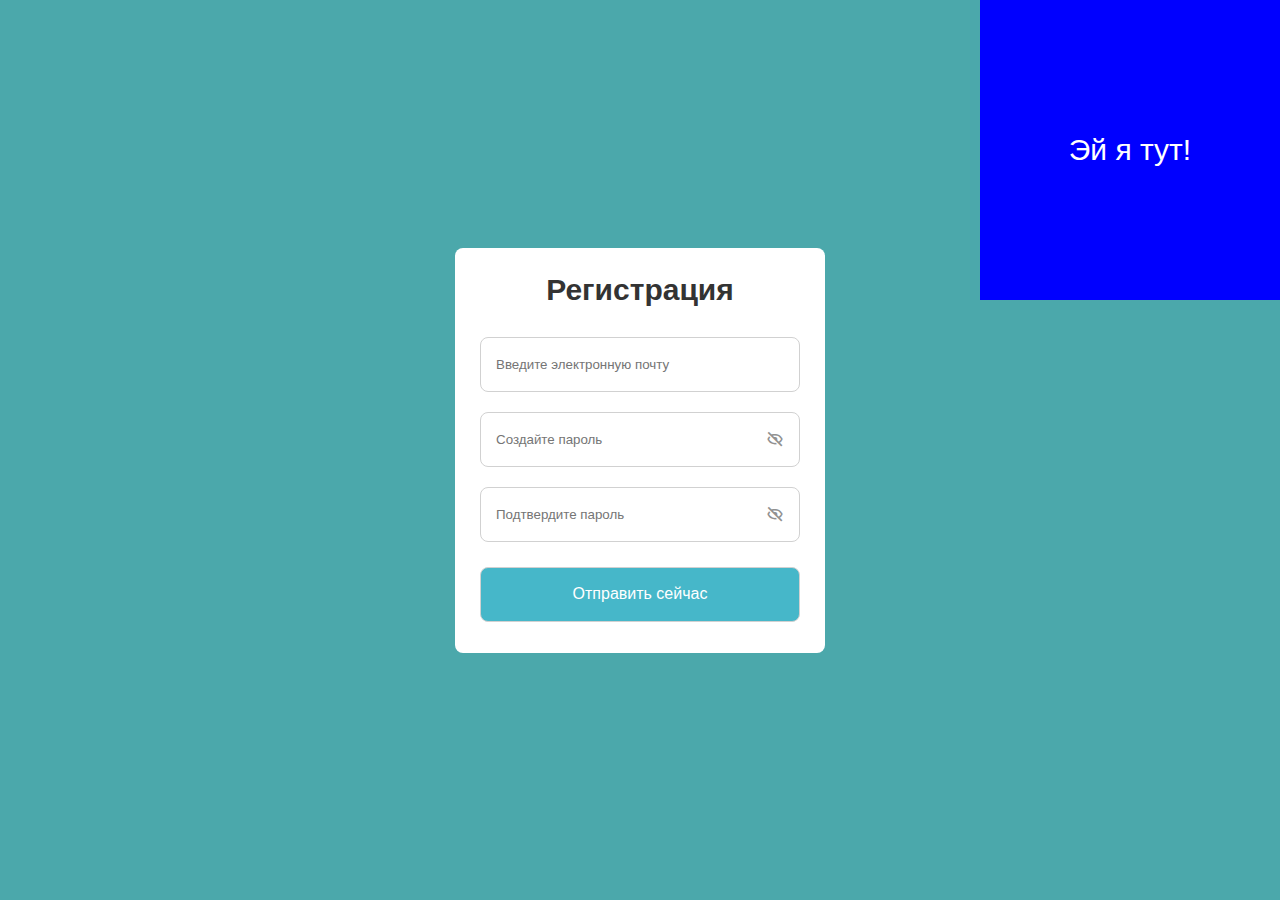
<file: DZ1_Yakovlev Vladislav_23-2/index.html>
<!DOCTYPE html>
<html lang="ru">
  <head>
    <meta charset="UTF-8"/>
    <meta http-equiv="X-UA-Compatible" content="IE=edge"/>
    <meta name="viewport" content="width=device-width, initial-scale=1.0"/>
    <title>Валидация формы</title>
    <link rel="stylesheet" href="css/style.css"/>
    <link href="https://unpkg.com/boxicons@2.1.2/css/boxicons.min.css" rel="stylesheet"/>
  </head>
  <body>
    <div class="container">
      <header class="header">Регистрация</header>
      <form action="https://www.youtube.com/watch?v=04EMTOuLduI">
        <div class="field email-field">
          <div class="input-field">
            <input type="email" placeholder="Введите электронную почту" class="email"/>
          </div>
          <span class="error email-error">
            <i class="bx bx-error-circle error-icon"></i>
            <p class="error-text">Введите вашу действующую электронную почту</p>
          </span>
        </div>

        <div class="field create-password">
          <div class="input-field">
            <input type="password" placeholder="Создайте пароль" class="password"/>
            <i class="bx bx-hide show-hide"></i>
          </div>
          <span class="error password-error">
            <i class="bx bx-error-circle error-icon"></i>
            <p class="error-text">
              Пожалуйста введите не менее 8 символов, включая цифры, символы, строчные и заглавные буквы.
            </p>
          </span>
        </div>

        <div class="field confirm-password">
          <div class="input-field">
            <input type="password" placeholder="Подтвердите пароль" class="cPassword"/>
            <i class="bx bx-hide show-hide"></i>
          </div>
          <span class="error cPassword-error">
            <i class="bx bx-error-circle error-icon"></i>
            <p class="error-text">Подтвердите созданный пароль</p>
          </span>
        </div>
        
        <div class="input-field button">
          <input type="submit" value="Отправить сейчас"/>
        </div>
      </form>
      <div class="box">
        <div class="ImHere">Эй я тут!</div>
      </div>
    </div>

    <script src="js/script.js"></script>
  </body>
</html>
</file>
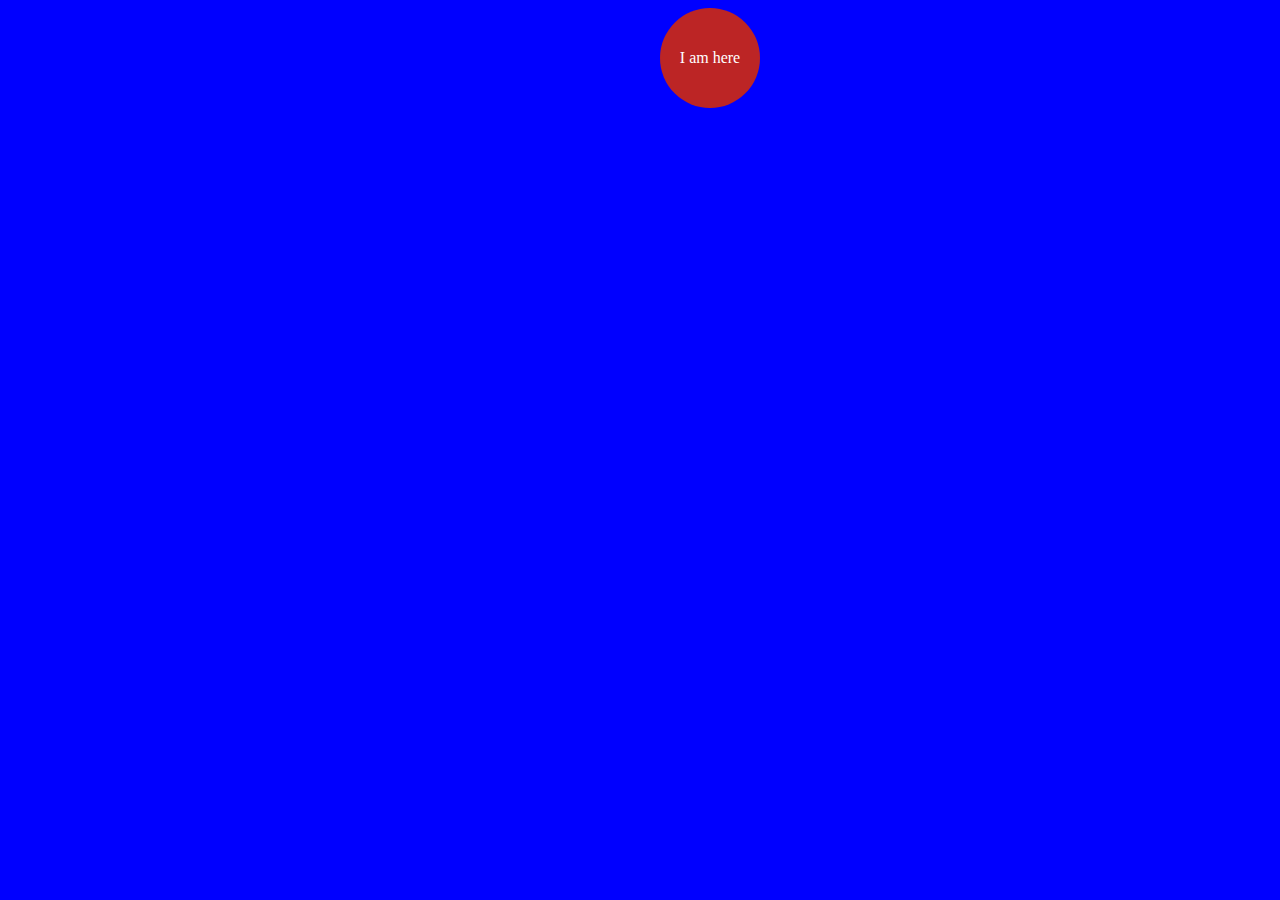
<file: DZ2_Yakovlev Vladislav_23-2/index.html>
<!DOCTYPE html>
<html lang="en">
<head>
  <meta charset="UTF-8">
  <meta http-equiv="X-UA-Compatible" content="IE=edge">
  <meta name="viewport" content="width=device-width, initial-scale=1.0">
  <link rel="stylesheet" href="css/style.css">
  <title>homework-2</title>
</head>
<body>
  <body>
    <div class="circle">I am here</div>
  </body>
  <script src="js/scripts.js"></script>
  
</body>
</html>
</file>
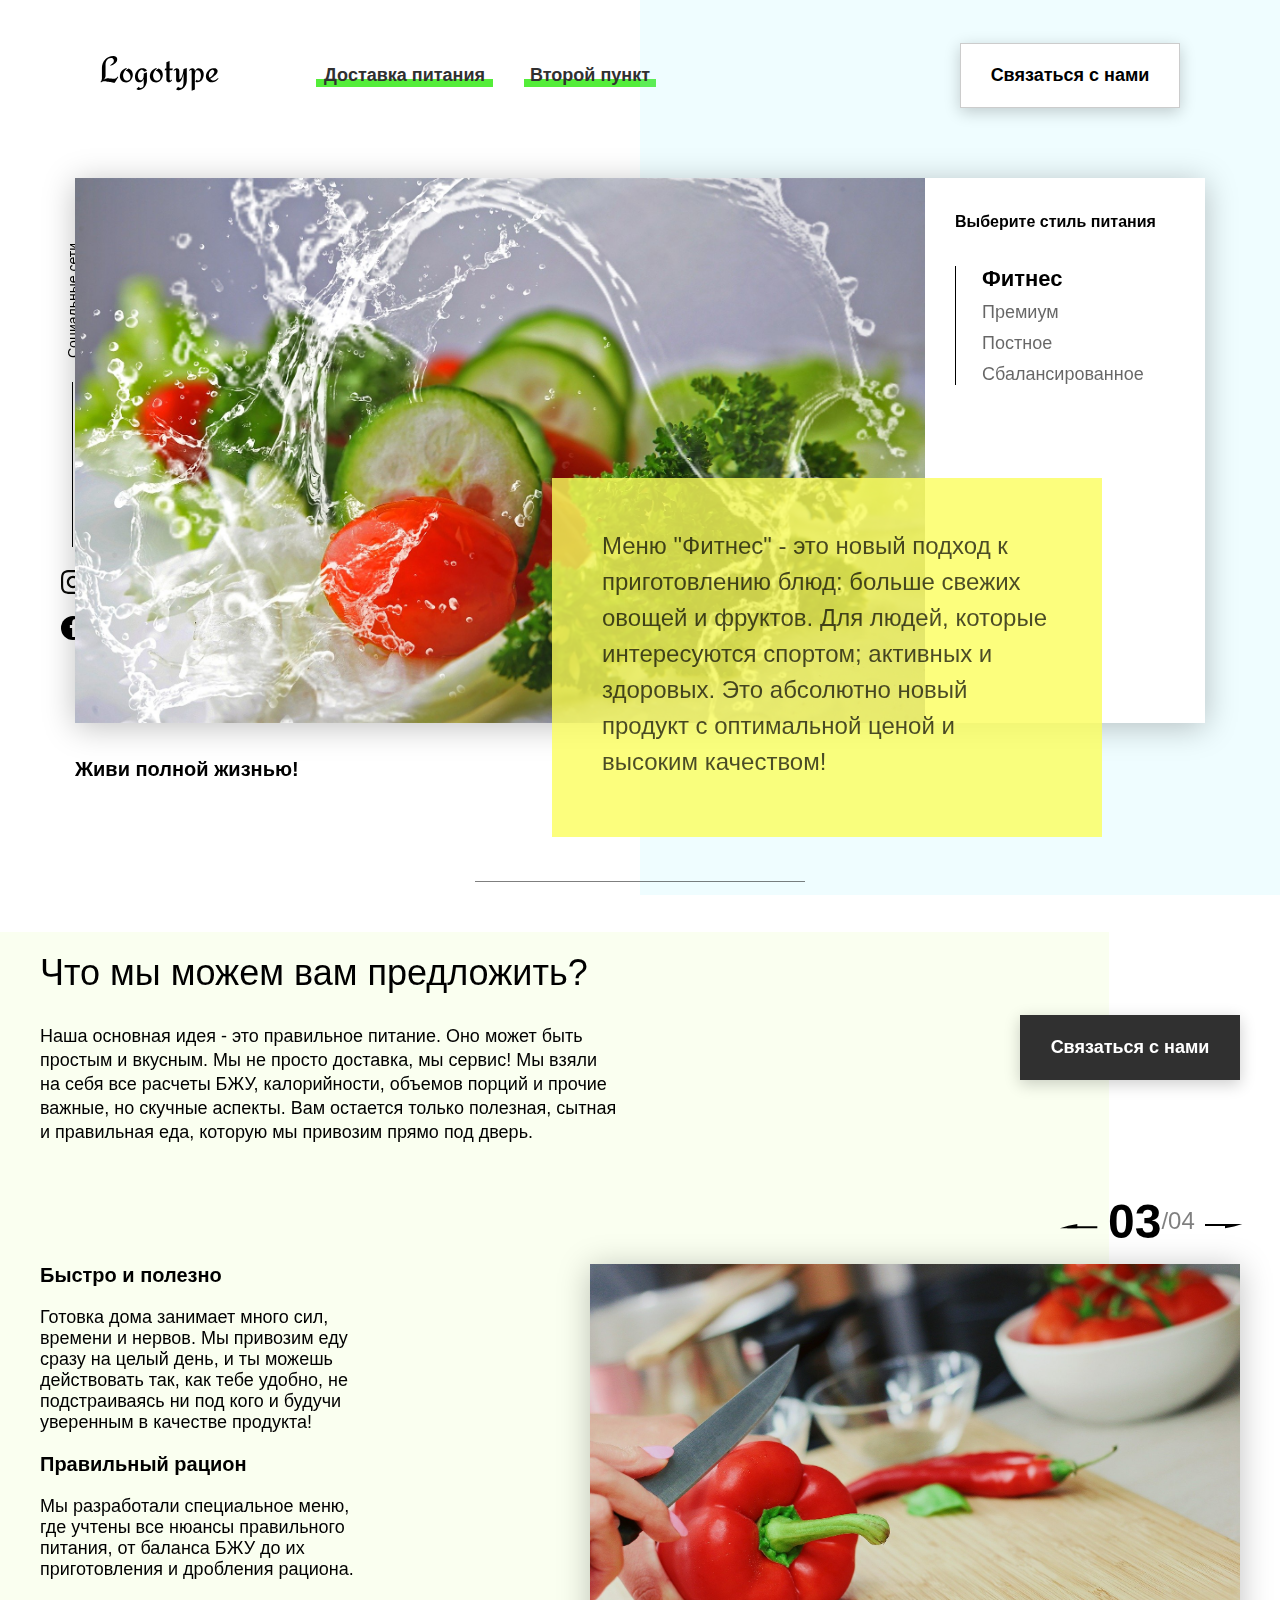
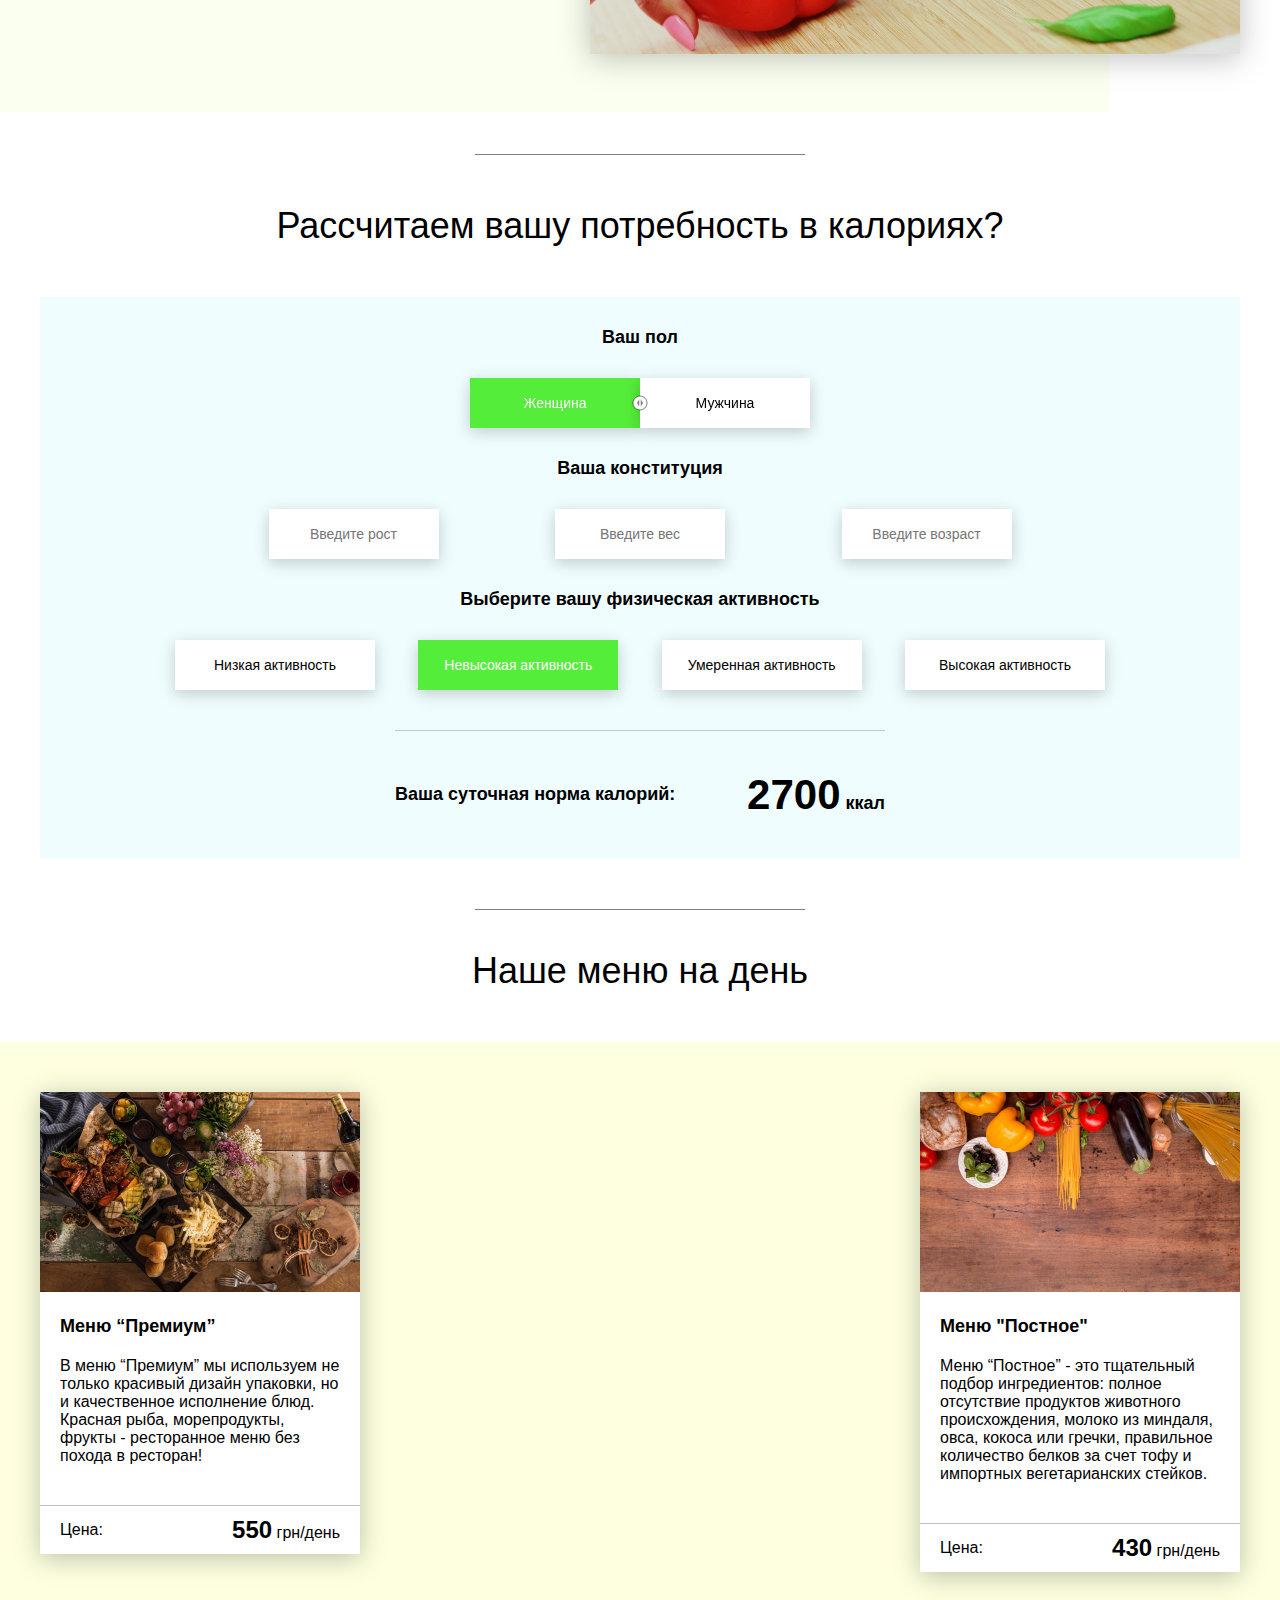
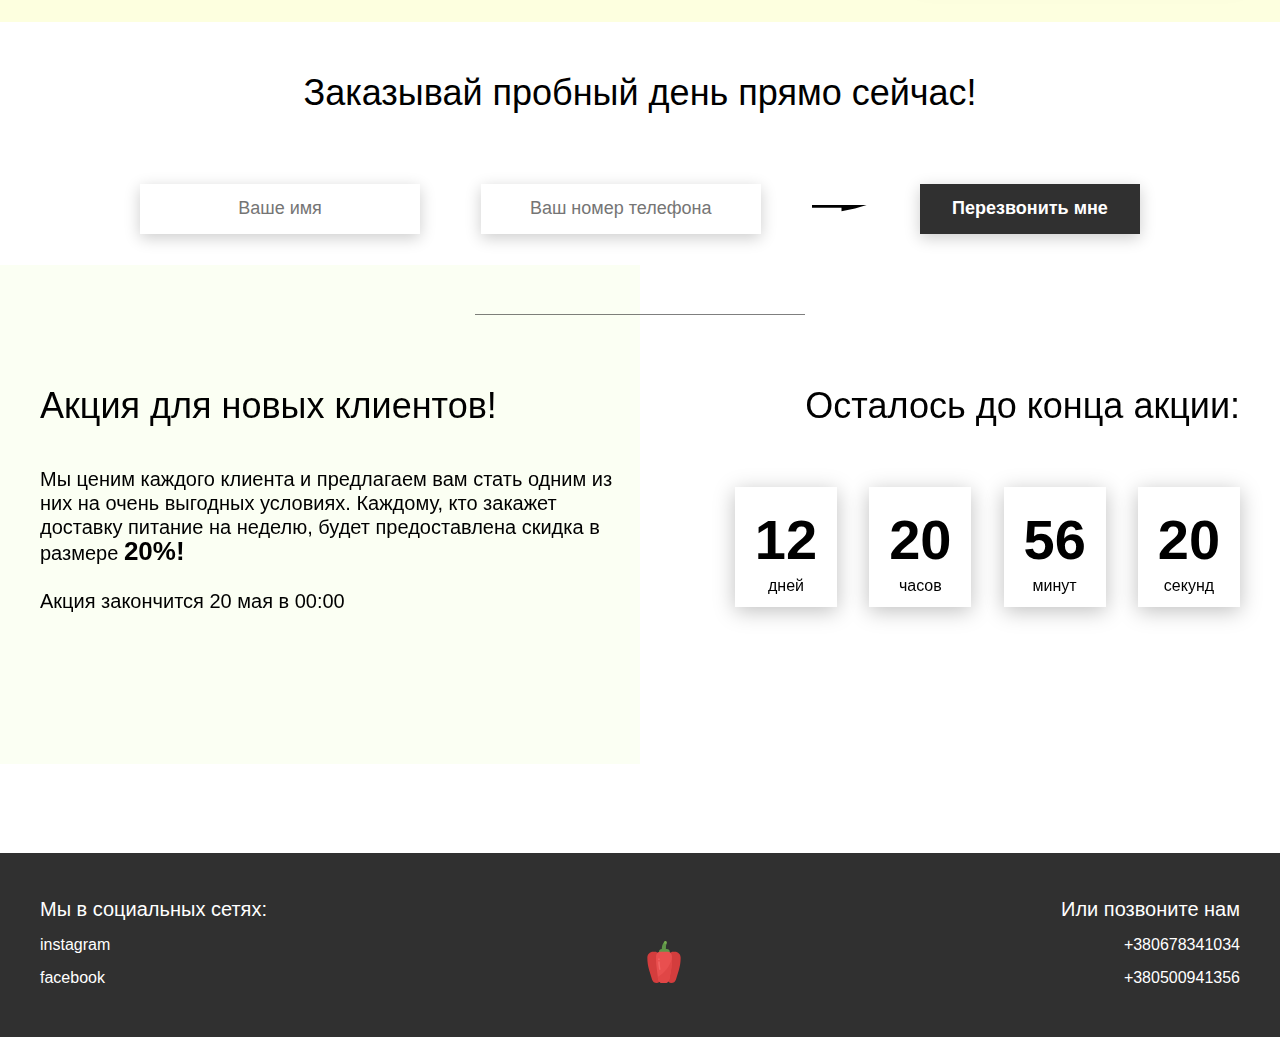
<file: DZ3_Yakovlev Vladislav_23-2/index.html>
<!DOCTYPE html>
<html lang="en">
<head>
	<meta charset="UTF-8">
	<meta name="viewport" content="width=device-width, initial-scale=1.0">
	<title>Food</title>
	<link rel="stylesheet" href="css/style.css">
</head>
<body>
<header class="header">
	<div class="header__left-block">
		<div class="header__logo">
			<img src="icons/logo.svg" alt="Логотип">
		</div>
		<nav class="header__links">
			<a href="#" class="header__link">Доставка питания</a>
			<a href="#" class="header__link">Второй пункт</a>
		</nav>
	</div>
	<div class="header__right-block">
		<button data-modal class="btn btn_white">Связаться с нами</button>
	</div>
</header>
<div class="sidepanel">
	<div class="sidepanel__text"><span>Социальные сети</span></div>
	<div class="sidepanel__divider"></div>
	<a href="#" class="sidepanel__icon">
		<img src="icons/instagram.svg" alt="instagram">
	</a>
	<a href="#" class="sidepanel__icon">
		<img src="icons/facebook.svg" alt="facebook">
	</a>
</div>

<div class="preview">
	<div class="bgc_blue"></div>
	<div class="container">
		<div class="tabcontainer">
			<div class="tabcontent">
				<img class="img" src="img/tabs/vegy.jpg" alt="vegy">
				<div class="tabcontent__descr">
					Меню "Фитнес" - это новый подход к приготовлению блюд: больше свежих овощей и фруктов. Для людей,
					которые интересуются спортом; активных и здоровых. Это абсолютно новый продукт с оптимальной ценой и
					высоким качеством!
				</div>
			</div>
			<div class="tabcontent">
				<img class="img" src="img/tabs/elite.jpg" alt="elite">
				<div class="tabcontent__descr">
					Меню “Премиум” - мы используем не только красивый дизайн упаковки, но и качественное исполнение
					блюд. Красная рыба, морепродукты, фрукты - ресторанное меню без похода в ресторан!
				</div>
			</div>
			<div class="tabcontent">
				<img class="img" src="img/tabs/post.jpg" alt="post">
				<div class="tabcontent__descr">
					Наше специальное “Постное меню” - это тщательный подбор ингредиентов: полное отсутствие продуктов
					животного происхождения. Полная гармония с собой и природой в каждом элементе! Все будет Ом!
				</div>
			</div>
			<div class="tabcontent">
				<img class="img" src="img/tabs/hamburger.jpg" alt="vegy">
				<div class="tabcontent__descr">
					Меню "Сбалансированное" - это соответствие вашего рациона всем научным рекомендациям. Мы тщательно
					просчитываем вашу потребность в к/б/ж/у и создаем лучшие блюда для вас.
				</div>
			</div>
			<div class="tabheader">
				<h3>Выберите стиль питания</h3>
				<div class="tabheader__items">
					<div class="tabheader__item tabheader__item_active">Фитнес</div>
					<div class="tabheader__item">Премиум</div>
					<div class="tabheader__item">Постное</div>
					<div class="tabheader__item">Сбалансированное</div>
				</div>
			</div>
		</div>
		<div class="preview__life">Живи полной жизнью!</div>
	</div>
</div>

<div class="divider"></div>

<div class="offer">
	<div class="bgc_y"></div>
	<div class="container">
		<div class="offer__text">
			<h2 class="title">Что мы можем вам предложить?</h2>
			<div class="offer__descr">
				Наша основная идея - это правильное питание. Оно может быть простым и вкусным. Мы не просто доставка, мы
				сервис! Мы взяли на себя все расчеты БЖУ, калорийности, объемов порций и прочие важные, но скучные
				аспекты. Вам остается только полезная, сытная и правильная еда, которую мы привозим прямо под дверь.
			</div>
		</div>
		<div class="offer__action">
			<button data-modal class="btn btn_dark">Связаться с нами</button>
		</div>
	</div>
	<div class="container">
		<div class="offer__advantages">
			<h2>Быстро и полезно</h2>
			<div class="offer__advantages-text">
				Готовка дома занимает много сил, времени и нервов. Мы привозим еду сразу на целый день, и ты можешь
				действовать так, как тебе удобно, не подстраиваясь ни под кого и будучи уверенным в качестве продукта!
			</div>
			<h2>Правильный рацион</h2>
			<div class="offer__advantages-text">
				Мы разработали специальное меню, где учтены все нюансы правильного питания, от баланса БЖУ до их
				приготовления и дробления рациона.
			</div>
		</div>
		<div class="offer__slider">
			<div class="offer__slider-counter">
				<div class="offer__slider-prev">
					<img src="icons/left.svg" alt="prev">
				</div>
				<span id="current">03</span>
				/
				<span id="total">04</span>
				<div class="offer__slider-next">
					<img src="icons/right.svg" alt="next">
				</div>
			</div>
			<div class="offer__slider-wrapper">
				<div class="offer__slide">
					<img src="img/slider/pepper.jpg" alt="pepper">
				</div>
				<!-- <div class="offer__slide">
					<img src="img/slider/food-12.jpg" alt="food">
				</div>
				<div class="offer__slide">
					<img src="img/slider/olive-oil.jpg" alt="oil">
				</div>
				<div class="offer__slide">
					<img src="img/slider/paprika.jpg" alt="paprika">
				</div> -->
			</div>
		</div>
	</div>
</div>

<div class="divider"></div>

<div class="calculating">
	<div class="container">
		<h2 class="title">Рассчитаем вашу потребность в калориях?
		</h2>
		<div class="calculating__field">
			<div class="calculating__subtitle">
				Ваш пол
			</div>
			<div class="calculating__choose" id="gender">
				<div class="calculating__choose-item calculating__choose-item_active">Женщина</div>
				<div class="calculating__choose-item">Мужчина</div>
			</div>

			<div class="calculating__subtitle">
				Ваша конституция
			</div>
			<div class="calculating__choose calculating__choose_medium">
				<input type="text" id="height" placeholder="Введите рост" class="calculating__choose-item">
				<input type="text" id="weight" placeholder="Введите вес" class="calculating__choose-item">
				<input type="text" id="age" placeholder="Введите возраст" class="calculating__choose-item">
			</div>

			<div class="calculating__subtitle">
				Выберите вашу физическая активность
			</div>
			<div class="calculating__choose calculating__choose_big">
				<div id="low" class="calculating__choose-item">Низкая активность</div>
				<div id="small" class="calculating__choose-item calculating__choose-item_active">Невысокая активность
				</div>
				<div id="medium" class="calculating__choose-item">Умеренная активность</div>
				<div id="high" class="calculating__choose-item">Высокая активность</div>
			</div>

			<div class="calculating__divider"></div>

			<div class="calculating__total">
				<div class="calculating__subtitle">
					Ваша суточная норма калорий:
				</div>
				<div class="calculating__result">
					<span>2700</span> ккал
				</div>
			</div>
		</div>
	</div>
</div>

<div class="divider"></div>

<div class="menu">
	<h2 class="title">Наше меню на день</h2>

	<div class="menu__field">
		<div id="cardWrapper" class="container">
			<div class="menu__item">
				<img class="img" src="img/tabs/elite.jpg" alt="elite">
				<h3 class="menu__item-subtitle">Меню “Премиум”</h3>
				<div class="menu__item-descr">В меню “Премиум” мы используем не только красивый дизайн упаковки, но и
					качественное исполнение блюд. Красная рыба, морепродукты, фрукты - ресторанное меню без похода в
					ресторан!
				</div>
				<div class="menu__item-divider"></div>
				<div class="menu__item-price">
					<div class="menu__item-cost">Цена:</div>
					<div class="menu__item-total"><span>550</span> грн/день</div>
				</div>
			</div>
			<div class="menu__item">
				<img class="img" src="img/tabs/post.jpg" alt="post">
				<h3 class="menu__item-subtitle">Меню "Постное"</h3>
				<div class="menu__item-descr">Меню “Постное” - это тщательный подбор ингредиентов: полное отсутствие
					продуктов животного происхождения, молоко из миндаля, овса, кокоса или гречки, правильное количество
					белков за счет тофу и импортных вегетарианских стейков.
				</div>
				<div class="menu__item-divider"></div>
				<div class="menu__item-price">
					<div class="menu__item-cost">Цена:</div>
					<div class="menu__item-total"><span>430</span> грн/день</div>
				</div>
			</div>
		</div>
	</div>
</div>

<div class="order">
	<div class="container">
		<div class="title">Заказывай пробный день прямо сейчас!</div>
		<form action="#" class="order__form">
			<input required placeholder="Ваше имя" name="name" type="text" class="order__input">
			<input required placeholder="Ваш номер телефона" name="phone" type="phone" class="order__input">
			<img src="icons/right.svg" alt="right">
			<button class="btn btn_dark btn_min">Перезвонить мне</button>
		</form>
	</div>
</div>

<div class="divider"></div>

<div class="promotion">
	<div class="bgc_y"></div>
	<div class="container">
		<div class="promotion__text">
			<div class="title">Акция для новых клиентов!</div>
			<div class="promotion__descr">
				Мы ценим каждого клиента и предлагаем вам стать одним из них на очень выгодных условиях.
				Каждому, кто закажет доставку питание на неделю, будет предоставлена скидка в размере <span>20%!</span>
				<br><br>
				Акция закончится 20 мая в 00:00
			</div>
		</div>
		<div class="promotion__timer">
			<div class="title">Осталось до конца акции:</div>
			<div class="timer">
				<div class="timer__block">
					<span id="days">12</span>
					дней
				</div>
				<div class="timer__block">
					<span id="hours">20</span>
					часов
				</div>
				<div class="timer__block">
					<span id="minutes">56</span>
					минут
				</div>
				<div class="timer__block">
					<span id="seconds">20</span>
					секунд
				</div>
			</div>
		</div>
	</div>
</div>

<footer class="footer">
	<div class="container">
		<div class="social">
			<div class="subtitle">Мы в социальных сетях:</div>
			<a href="#" class="link">instagram</a>
			<a href="#" class="link">facebook</a>
		</div>
		<div class="pepper">
			<img src="icons/veg.svg" alt="pepper">
		</div>
		<div class="call">
			<div class="subtitle">Или позвоните нам</div>
			<a href="#" class="link">+380678341034</a>
			<a href="#" class="link">+380500941356</a>
		</div>
	</div>
</footer>

<div class="modal">
	<div class="modal__dialog">
		<div class="modal__content">
			<form action="#">
				<div class="modal__close">&times;</div>
				<div class="modal__title">Мы свяжемся с вами как можно быстрее!</div>
				<input required placeholder="Ваше имя" name="name" type="text" class="modal__input">
				<input required placeholder="Ваш номер телефона" name="phone" type="phone" class="modal__input">
				<button class="btn btn_dark btn_min">Перезвонить мне</button>
			</form>
		</div>
	</div>
</div>
<script src="js/app.js"></script>
</body>
</html>
</file>
<file: DZ1_Yakovlev Vladislav_23-2/css/style.css>
* {
  margin: 0;
  padding: 0;
  box-sizing: border-box;
  font-family: sans-serif;
}
body {
  min-height: 100vh;
  display: flex;
  align-items: center;
  justify-content: center;
  background: #4ba8ab;
}

.container {
  max-width: 370px;
  width: 100%;
  padding: 25px;
  border-radius: 8px;
  background-color: #fff;
}
.container header {
  font-size: 30px;
  font-weight: 600;
  color: #333;
  text-align: center;
}
.container form {
  margin-top: 30px;
}
form .field {
  margin-bottom: 20px;
}
form .input-field {
  position: relative;
  height: 55px;
  width: 100%;
}
.input-field input {
  height: 100%;
  width: 100%;
  outline: none;
  border: none;
  border-radius: 8px;
  padding: 0 15px;
  border: 1px solid #d1d1d1;
}
.invalid input {
  border-color: #d93025;
}
.input-field .show-hide {
  position: absolute;
  right: 13px;
  top: 50%;
  transform: translateY(-50%);
  font-size: 18px;
  color: #919191;
  cursor: pointer;
  padding: 3px;
}
.field .error {
  display: flex;
  align-items: center;
  margin-top: 6px;
  color: #d93025;
  font-size: 13px;
  display: none;
}
.invalid .error {
  display: flex;
}
.error .error-icon {
  margin-right: 6px;
  font-size: 15px;
}
.create-password .error {
  align-items: flex-start;
}
.create-password .error-icon {
  margin-top: 4px;
}
.button {
  margin: 25px 0 6px;
}
.button input {
  color: #fff;
  font-size: 16px;
  font-weight: 400;
  background-color: #46b7c9;
  cursor: pointer;
  transition: all 0.3s ease;
}
.button input:hover {
  background-color: #1bb3d5;
}

.box {
  height: 300px;
  width: 300px;
  background-color: blue;
  position: absolute;
  left: 0;
  top: 0;
  right: 0;
  display: flex;
  justify-content: center;
  align-items: center;
}

.ImHere {
  color: white;
  font-size: 30px;
}
</file>
<file: DZ2_Yakovlev Vladislav_23-2/css/style.css>
body {
  background-color: blue;
 }
 
 .circle {
   width: 100px;
   height: 100px;
   background-color: rgb(188, 37, 37);
   position: absolute;
   border-radius: 50px;
   color: white;
   display: flex;
   align-items: center;
   justify-content: center;
 }
</file>
<file: DZ3_Yakovlev Vladislav_23-2/css/style.css>
* {
    box-sizing: border-box;
    margin: 0;
    padding: 0;
    font-family: Roboto, sans-serif;
}

a {
    text-decoration: none;
}

.btn {
    width: 220px;
    height: 65px;
    display: flex;
    justify-content: center;
    align-items: center;
    background-color: #fff;
    font-size: 18px;
    font-weight: 700;
    border: 1px solid rgba(0, 0, 0, 0.2);
    box-shadow: 0 4px 15px rgba(0, 0, 0, 0.2);
    cursor: pointer;
    transition: 0.3s all;
    outline: 0;
}

.btn_white {
    background-color: #fff;
}

.btn_dark {
    background-color: #303030;
    color: #fff;
    border: none;
}

.btn_min {
    height: 50px;
}

.btn:hover {
    box-shadow: 0 4px 30px rgba(0, 0, 0, 0.3);
}

.container {
    max-width: 1200px;
    margin: 0 auto;
}

.divider {
    width: 330px;
    height: 1px;
    margin: 0 auto;
    background-color: rgba(0, 0, 0, 0.5);
}

.title {
    font-size: 36px;
    font-weight: 400;
}

.header {
    display: flex;
    justify-content: space-between;
    align-items: center;
    height: 150px;
    padding: 0 100px;
}

.header__left-block {
    display: flex;
    justify-content: space-between;
    min-width: 550px;
}

.header__logo {
    max-width: 170px;
}

.header__logo img {
    width: 100%;
}

.header__links {
    display: flex;
    align-items: center;
}

.header__link {
    position: relative;
    margin-right: 45px;
    font-weight: 700;
    font-size: 18px;
    color: #303030;
}

.header__link:after {
    content: "";
    position: absolute;
    display: block;
    width: 110%;
    left: -5%;
    bottom: -1px;
    z-index: -1;
    height: 8px;
    background: #54ed39;
}

.header__link:last-child {
    margin-right: 0;
}

.sidepanel {
    position: fixed;
    left: 60px;
    top: 240px;
    height: 400px;
    width: 25px;
    display: flex;
    flex-direction: column;
    justify-content: space-between;
    align-items: center;
}

.sidepanel__text {
    width: 120px;
    height: 120px;
    font-size: 14px;
}

.sidepanel__text span {
    display: flex;
    transform: rotate(-90deg) translateX(-50px);
}

.sidepanel__divider {
    width: 1px;
    height: 165px;
    background-color: #000;
}

.sidepanel__icon {
    width: 24px;
    height: 24px;
}

.sidepanel__icon img {
    width: 100%;
}

.preview {
    padding: 28px 0 100px 0;
    position: relative;
}

.preview__life {
    font-weight: 700;
    font-size: 20px;
    margin-left: 35px;
    margin-top: 35px;
}

.bgc_blue {
    position: absolute;
    right: 0;
    top: -155px;
    width: 50vw;
    height: 900px;
    background: rgba(146, 242, 255, 0.15);
    z-index: -1;
}

.tabcontainer {
    display: flex;
    width: 1130px;
    margin: 0 auto;
    box-shadow: 0 4px 30px rgba(0, 0, 0, 0.25);
}

.tabcontent {
    width: 850px;
    position: relative;
}

.tabcontent img {
    width: 100%;
    height: 100%;
    object-fit: cover;
}

.tabcontent__descr {
    position: absolute;
    top: 300px;
    right: -177px;
    width: 550px;
    height: 359px;
    background: rgba(251, 254, 93, 0.8);
    padding: 50px;
    font-size: 24px;
    font-weight: 300;
    line-height: 36px;
    color: rgba(0, 0, 0, 0.7);
}

.tabheader {
    width: 280px;
    padding: 35px 30px;
    background-color: #fff;
}

.tabheader h3 {
    font-weight: 700;
    font-size: 16px;
}

.tabheader__items {
    margin-top: 35px;
    padding-left: 26px;
    border-left: 1px solid #000;
}

.tabheader__item {
    font-weight: 700;
    font-size: 18px;
    font-weight: 300;
    margin-top: 10px;
    color: rgba(0, 0, 0, 0.6);
    cursor: pointer;
    transition: 0.3s all;
}

.tabheader__item_active {
    color: #000;
    font-size: 22px;
    font-weight: 700;
}

.offer {
    padding: 70px 0 100px 0;
    position: relative;
}

.offer .container {
    display: flex;
    justify-content: space-between;
}

.offer .bgc_y {
    position: absolute;
    width: 1109px;
    height: 780px;
    background: rgba(243, 255, 222, 0.45);
    z-index: -1;
    top: 50px;
}

.offer__text {
    width: 580px;
}

.offer__descr {
    font-size: 18px;
    margin-top: 30px;
    font-weight: 300;
    line-height: 24px;
}

.offer__action {
    display: flex;
    align-items: center;
    justify-content: flex-end;
}

.offer__advantages {
    width: 330px;
    margin-top: 50px;
}

.offer__advantages h2 {
    font-weight: 700;
    font-size: 20px;
    margin-top: 20px;
}

.offer__advantages h2:first-child {
    margin-top: 70px;
}

.offer__advantages-text {
    margin-top: 20px;
    font-size: 18px;
    font-weight: 300;
    line-height: 21px;
}

.offer__slider {
    width: 650px;
    margin-top: 50px;
    display: flex;
    flex-direction: column;
    align-items: flex-end;
}

.offer__slider-counter {
    display: flex;
    width: 180px;
    align-items: center;
    font-size: 24px;
    color: rgba(0, 0, 0, 0.5);
}

.offer__slider-wrapper {
    width: 100%;
    margin-top: 15px;
    box-shadow: 0 4px 30px rgba(0, 0, 0, 0.25);
}

.offer__slider-prev {
    margin-right: 10px;
    cursor: pointer;
}

.offer__slider-next {
    margin-left: 10px;
    cursor: pointer;
}

.offer__slider #current {
    font-size: 48px;
    font-weight: 700;
    color: #000;
}

.offer__slide {
    width: 100%;
    height: 390px;
}

.offer__slide img {
    width: 100%;
    height: 100%;
    object-fit: cover;
}

.calculating {
    padding: 50px 0;
}

.calculating .title {
    text-align: center;
}

.calculating__field {
    width: 100%;
    margin-top: 50px;
    background: rgba(146, 242, 255, 0.15);
    padding: 30px 0 40px 0;
}

.calculating__subtitle {
    text-align: center;
    font-size: 18px;
    font-weight: 700;
    margin-top: 30px;
}

.calculating__subtitle:first-child {
    margin-top: 0;
}

.calculating #gender:after {
    content: "";
    position: absolute;
    top: 50%;
    transform: translateY(-50%);
    display: block;
    width: 16px;
    height: 16px;
    background: url(../icons/switch.svg) center center/cover no-repeat;
}

.calculating__choose {
    position: relative;
    display: flex;
    margin-top: 30px;
    justify-content: center;
}

.calculating__choose-item {
    display: flex;
    align-items: center;
    justify-content: center;
    width: 170px;
    height: 50px;
    padding: 0 10px;
    background: #fff;
    box-shadow: 0 4px 15px rgba(0, 0, 0, 0.2);
    border: none;
    text-align: center;
    font-size: 14px;
    cursor: pointer;
    outline: 0;
    transition: 0.3s all;
}

.calculating__choose-item_active {
    color: #fff;
    background-color: #54ed39;
}

.calculating__choose_medium {
    width: 743px;
    justify-content: space-between;
    margin: 30px auto 0 auto;
}

.calculating__choose_big {
    width: 930px;
    justify-content: space-between;
    margin: 30px auto 0 auto;
}

.calculating__choose_big .calculating__choose-item {
    width: 200px;
}

.calculating__divider {
    width: 490px;
    height: 1px;
    margin: 40px auto;
    background-color: rgba(0, 0, 0, 0.2);
}

.calculating__total {
    width: 490px;
    margin: 0 auto;
    display: flex;
    justify-content: space-between;
    align-items: center;
}

.calculating__result {
    font-size: 18px;
    font-weight: 700;
}

.calculating__result span {
    font-size: 42px;
}

.menu {
    padding: 40px 0 50px 0;
}

.menu .container {
    display: flex;
    justify-content: space-between;
    align-items: flex-start;
}

.menu .title {
    text-align: center;
}

.menu__field {
    margin-top: 50px;
    padding: 50px 0;
    width: 100%;
    background: rgba(249, 254, 126, 0.25);
}

.menu__item {
    width: 320px;
    min-height: 450px;
    background: #fff;
    box-shadow: 0 4px 25px rgba(0, 0, 0, 0.25);
    font-size: 16px;
    font-weight: 300;
}

.menu__item img {
    width: 100%;
    height: 200px;
    object-fit: cover;
}

.menu__item-subtitle {
    font-weight: 700;
    font-size: 18px;
    padding: 0 20px;
    margin-top: 20px;
}

.menu__item-descr {
    margin-top: 20px;
    padding: 0 20px;
}

.menu__item-divider {
    width: 100%;
    height: 1px;
    background-color: rgba(0, 0, 0, 0.25);
    margin-top: 40px;
}

.menu__item-price {
    display: flex;
    justify-content: space-between;
    align-items: center;
    padding: 10px 20px;
}

.menu__item-price span {
    font-size: 24px;
    font-weight: 700;
}

.order {
    padding-bottom: 80px;
}

.order .title {
    text-align: center;
}

.order__form {
    margin-top: 70px;
    padding: 0 100px;
    display: flex;
    justify-content: space-between;
    align-items: center;
}

.order__form img {
    transform: scale(1.5);
}

.order__input {
    width: 280px;
    height: 50px;
    background: #fff;
    box-shadow: 0 4px 15px rgba(0, 0, 0, 0.2);
    border: none;
    font-size: 18px;
    text-align: center;
    padding: 0 20px;
    outline: 0;
}

.promotion {
    padding: 70px 0 240px 0;
    position: relative;
}

.promotion .container {
    display: flex;
}

.promotion .bgc_y {
    position: absolute;
    width: 50%;
    height: 499px;
    background: rgba(243, 255, 222, 0.35);
    z-index: -1;
    top: -50px;
    left: 0;
}

.promotion__text {
    width: 50%;
}

.promotion__descr {
    margin-top: 40px;
    font-size: 20px;
    line-height: 24px;
    font-weight: 300;
}

.promotion__descr span {
    font-weight: 700;
    font-size: 26px;
}

.promotion__timer {
    width: 50%;
}

.promotion__timer .title {
    text-align: right;
}

.promotion__timer .timer {
    margin-top: 60px;
    padding-left: 95px;
    display: flex;
    justify-content: space-between;
    align-items: center;
}

.promotion__timer .timer__block {
    width: 102px;
    height: 120px;
    background: #fff;
    box-shadow: 0 4px 20px rgba(0, 0, 0, 0.25);
    font-size: 16px;
    font-weight: 300;
    text-align: center;
}

.promotion__timer .timer__block span {
    display: block;
    margin-top: 20px;
    margin-bottom: 5px;
    font-size: 56px;
    font-weight: 700;
}

.footer {
    min-height: 180px;
    background-color: #303030;
    padding: 45px 0 50px 0;
    color: #fff;
}

.footer .container {
    height: 100%;
    display: flex;
    justify-content: space-between;
    align-items: flex-end;
}

.footer .subtitle {
    font-size: 20px;
}

.footer .link {
    display: block;
    margin-top: 15px;
    font-size: 16px;
    color: #fff;
}

.footer .call {
    text-align: right;
}

.modal {
    position: fixed;
    top: 0;
    left: 0;
    z-index: 1050;
    display: none;
    width: 100%;
    height: 100%;
    overflow: hidden;
    background-color: rgba(0, 0, 0, 0.5);
}

.modal__dialog {
    max-width: 500px;
    margin: 40px auto;
}

.modal__content {
    position: relative;
    width: 100%;
    padding: 40px;
    background-color: #fff;
    border: 1px solid rgba(0, 0, 0, 0.2);
    border-radius: 4px;
    max-height: 80vh;
    overflow-y: auto;
}

.modal__close {
    position: absolute;
    top: 8px;
    right: 14px;
    font-size: 30px;
    color: #000;
    opacity: 0.5;
    font-weight: 700;
    border: none;
    background-color: transparent;
    cursor: pointer;
}

.modal__title {
    text-align: center;
    font-size: 22px;
    text-transform: uppercase;
}

.modal__input {
    display: block;
    margin: 20px auto 20px auto;
    width: 280px;
    height: 50px;
    background: #fff;
    box-shadow: 0 4px 15px rgba(0, 0, 0, 0.2);
    border: none;
    font-size: 18px;
    text-align: center;
    padding: 0 20px;
    outline: 0;
}

.modal .btn {
    display: block;
    width: 280px;
    margin: 0 auto;
}
.hide {
    display: none;
}
.show {
    display: block;
}
.fade {
    animation: fade 1.7s linear;
}

@keyframes fade {
    0% {
        opacity: .1;
    }
    100% {
        opacity: 1;
    }
}
</file>
